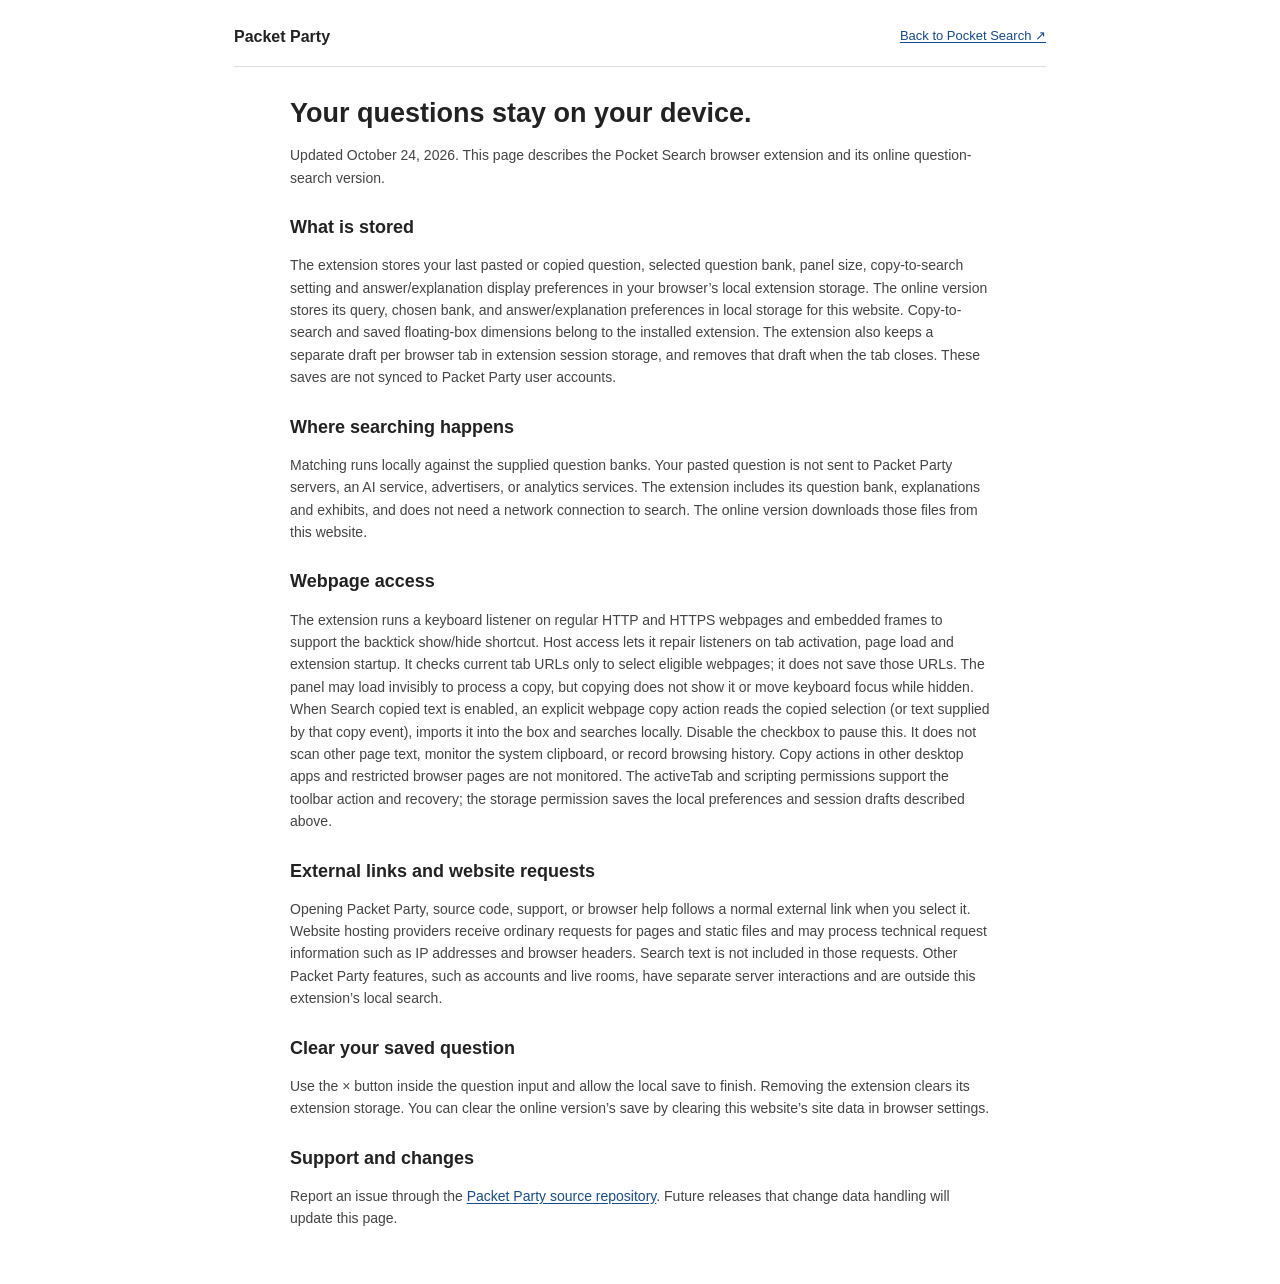
<file: extension-privacy.html>
<!doctype html>
<html lang="en"><head><meta charset="utf-8"><meta name="viewport" content="width=device-width,initial-scale=1"><title>Pocket Search privacy · Packet Party</title><link rel="icon" href="icons/icon-192.png"><link rel="stylesheet" href="extension-download.css"></head><body><main><nav><a class="brand" href="/">Packet Party</a><a href="/get-extension">Back to Pocket Search ↗</a></nav><article class="privacy"><p class="eyebrow">POCKET SEARCH / PRIVACY</p><h1>Your questions stay on your device.</h1><p>Updated October 24, 2026. This page describes the Pocket Search browser extension and its online question-search version.</p><h2>What is stored</h2><p>The extension stores your last pasted or copied question, selected question bank, panel size, copy-to-search setting and answer/explanation display preferences in your browser’s local extension storage. The online version stores its query, chosen bank, and answer/explanation preferences in local storage for this website. Copy-to-search and saved floating-box dimensions belong to the installed extension. The extension also keeps a separate draft per browser tab in extension session storage, and removes that draft when the tab closes. These saves are not synced to Packet Party user accounts.</p><h2>Where searching happens</h2><p>Matching runs locally against the supplied question banks. Your pasted question is not sent to Packet Party servers, an AI service, advertisers, or analytics services. The extension includes its question bank, explanations and exhibits, and does not need a network connection to search. The online version downloads those files from this website.</p><h2>Webpage access</h2><p>The extension runs a keyboard listener on regular HTTP and HTTPS webpages and embedded frames to support the backtick show/hide shortcut. Host access lets it repair listeners on tab activation, page load and extension startup. It checks current tab URLs only to select eligible webpages; it does not save those URLs. The panel may load invisibly to process a copy, but copying does not show it or move keyboard focus while hidden. When Search copied text is enabled, an explicit webpage copy action reads the copied selection (or text supplied by that copy event), imports it into the box and searches locally. Disable the checkbox to pause this. It does not scan other page text, monitor the system clipboard, or record browsing history. Copy actions in other desktop apps and restricted browser pages are not monitored. The activeTab and scripting permissions support the toolbar action and recovery; the storage permission saves the local preferences and session drafts described above.</p><h2>External links and website requests</h2><p>Opening Packet Party, source code, support, or browser help follows a normal external link when you select it. Website hosting providers receive ordinary requests for pages and static files and may process technical request information such as IP addresses and browser headers. Search text is not included in those requests. Other Packet Party features, such as accounts and live rooms, have separate server interactions and are outside this extension’s local search.</p><h2>Clear your saved question</h2><p>Use the × button inside the question input and allow the local save to finish. Removing the extension clears its extension storage. You can clear the online version’s save by clearing this website’s site data in browser settings.</p><h2>Support and changes</h2><p>Report an issue through the <a href="https://github.com/Angelowww11/REVIEWERS_HAVEFUN/issues" target="_blank" rel="noopener noreferrer">Packet Party source repository</a>. Future releases that change data handling will update this page.</p></article></main></body></html>
</file>
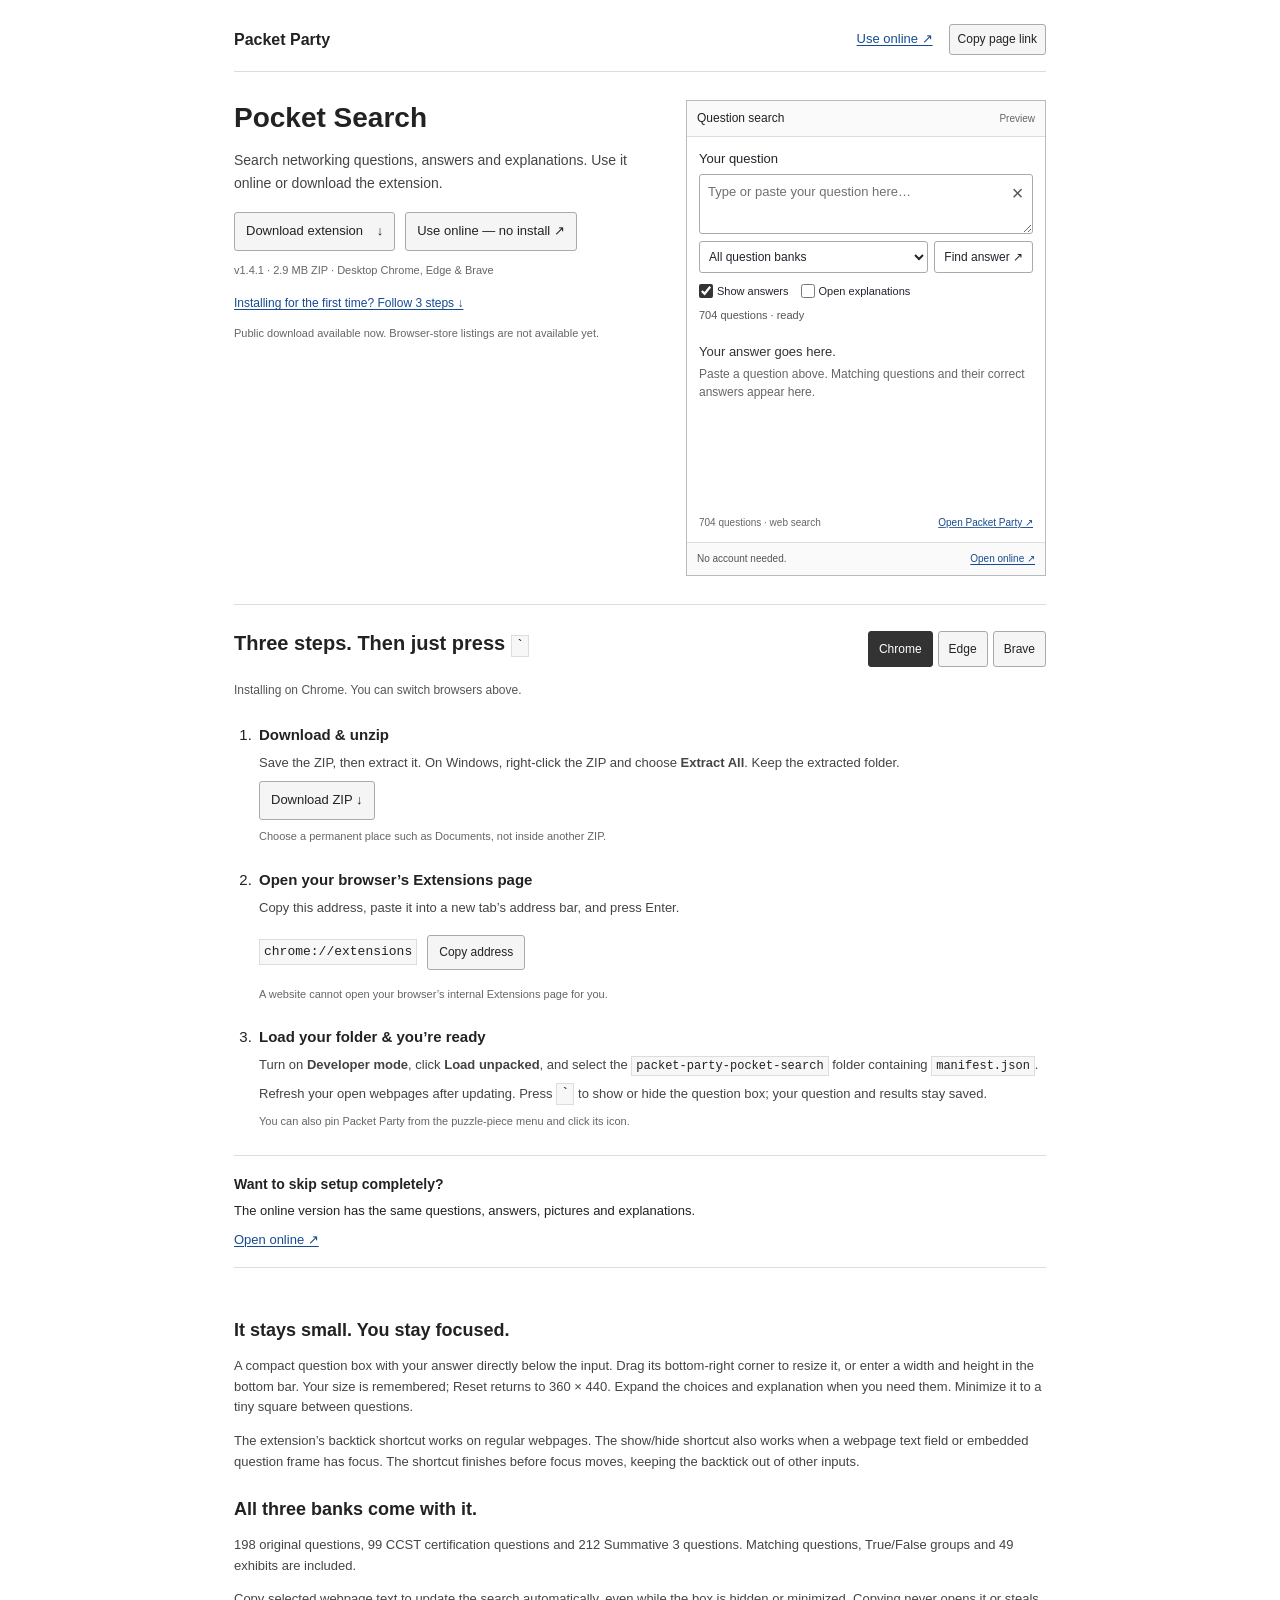
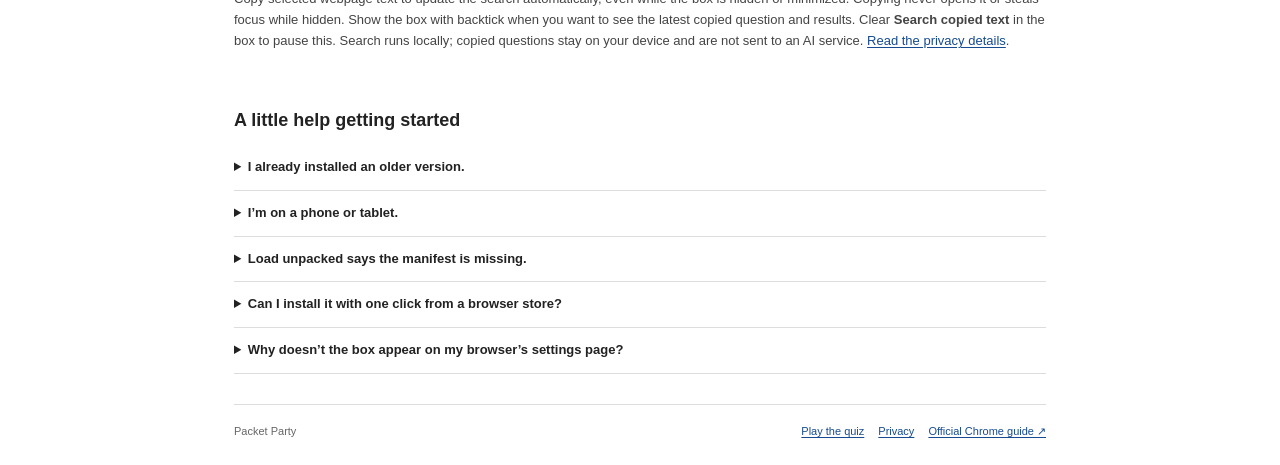
<file: extension.html>
<!doctype html>
<html lang="en"><head><meta charset="utf-8"><meta name="viewport" content="width=device-width,initial-scale=1"><meta name="theme-color" content="#ffffff"><meta name="description" content="Get Packet Party Pocket Search for Chrome, Edge and Brave, or search 704 networking questions online without installing anything."><meta property="og:title" content="Packet Party · Your question bank, anywhere"><meta property="og:description" content="Search online instantly, or download the floating question box for Chrome, Edge and Brave."><title>Get Pocket Search · Packet Party</title><link rel="icon" href="icons/icon-192.png"><link rel="stylesheet" href="extension-download.css"><script src="extension-download.js" defer></script></head>
<body><main><nav><a class="brand" href="/">Packet Party</a><div><a href="/pocket">Use online ↗</a><button type="button" id="shareButton" class="text-button">Copy page link</button></div></nav>
<section class="hero"><div class="intro"><p class="eyebrow">POCKET SEARCH / FREE FOR EVERYONE</p><h1>Pocket Search</h1><p class="lede">Search networking questions, answers and explanations. Use it online or download the extension.</p><div class="hero-actions"><a class="download" id="downloadButton" href="downloads/packet-party-pocket-search.zip" download>Download extension <span aria-hidden="true">↓</span></a><a class="try-button" href="/pocket">Use online — no install ↗</a></div><p class="download-note">v<span data-release-version>1.4.1</span> · <span id="downloadSize">2.9 MB ZIP</span> · Desktop Chrome, Edge & Brave</p><a class="setup-link" href="#setup">Installing for the first time? Follow 3 steps ↓</a><div class="facts"><span>704 questions</span><span>4 banks</span><span>Extension works offline</span></div><p class="availability">Public download available now. Browser-store listings are not available yet.</p></div>
<div class="live-demo"><div class="demo-head"><span>Question search</span><span class="demo-live">Preview</span></div><iframe src="extension/panel.html?web=1" title="Try Pocket Search: enter a question and see its answer" loading="lazy"></iframe><div class="demo-foot"><span>No account needed.</span><a href="/pocket">Open online ↗</a></div></div></section>
<section class="install" id="setup" aria-labelledby="installTitle"><div class="section-heading"><div><p class="eyebrow">ONE-TIME SETUP</p><h2 id="installTitle">Three steps. Then just press <kbd>`</kbd></h2></div><div class="browser-picker" role="group" aria-label="Choose your browser"><button type="button" data-browser="chrome" aria-pressed="true">Chrome</button><button type="button" data-browser="edge" aria-pressed="false">Edge</button><button type="button" data-browser="brave" aria-pressed="false">Brave</button></div></div><p class="install-intro" id="browserIntro">Installing on Chrome. You can switch browsers above.</p>
<ol class="steps"><li><span class="step-number">01</span><div><h3>Download & unzip</h3><p>Save the ZIP, then extract it. <span id="extractHelp">On Windows, right-click the ZIP and choose <b>Extract All</b>.</span> Keep the extracted folder.</p><a class="small-action" href="downloads/packet-party-pocket-search.zip" download data-download>Download ZIP ↓</a><p class="hint">Choose a permanent place such as Documents, not inside another ZIP.</p></div></li>
<li><span class="step-number">02</span><div><h3>Open your browser’s Extensions page</h3><p>Copy this address, paste it into a new tab’s address bar, and press Enter.</p><div class="copy-address"><code id="extensionsAddress">chrome://extensions</code><button type="button" id="copyAddress">Copy address</button></div><p class="hint">A website cannot open your browser’s internal Extensions page for you.</p></div></li>
<li><span class="step-number">03</span><div><h3>Load your folder & you’re ready</h3><p>Turn on <b>Developer mode</b>, click <b>Load unpacked</b>, and select the <code>packet-party-pocket-search</code> folder containing <code>manifest.json</code>.</p><div class="install-visual" aria-label="Developer mode on, then Load unpacked"><span>Developer mode <i aria-hidden="true"></i></span><span aria-hidden="true">→</span><b>Load unpacked</b></div><p>Refresh your open webpages after updating. Press <kbd>`</kbd> to show or hide the question box; your question and results stay saved.</p><p class="hint">You can also pin Packet Party from the puzzle-piece menu and click its icon.</p></div></li></ol>
<div class="easy-alternative"><span aria-hidden="true">✦</span><div><strong>Want to skip setup completely?</strong><p>The online version has the same questions, answers, pictures and explanations.</p></div><a href="/pocket">Open online ↗</a></div></section>
<section class="details"><article><h2>It stays small. You stay focused.</h2><p>A compact question box with your answer directly below the input. Drag its bottom-right corner to resize it, or enter a width and height in the bottom bar. Your size is remembered; Reset returns to 360 × 440. Expand the choices and explanation when you need them. Minimize it to a tiny square between questions.</p><p>The extension’s backtick shortcut works on regular webpages. The show/hide shortcut also works when a webpage text field or embedded question frame has focus. The shortcut finishes before focus moves, keeping the backtick out of other inputs.</p></article><article><h2>All three banks come with it.</h2><p>198 original questions, 99 CCST certification questions and 212 Summative 3 questions. Matching questions, True/False groups and 49 exhibits are included.</p><p>Copy selected webpage text to update the search automatically, even while the box is hidden or minimized. Copying never opens it or steals focus while hidden. Show the box with backtick when you want to see the latest copied question and results. Clear <b>Search copied text</b> in the box to pause this. Search runs locally; copied questions stay on your device and are not sent to an AI service. <a href="extension-privacy.html">Read the privacy details</a>.</p></article></section>
<section class="help" aria-labelledby="helpTitle"><h2 id="helpTitle">A little help getting started</h2><details><summary>I already installed an older version.</summary><p>Download the latest ZIP and extract it over the files in your existing extension folder. Open your browser’s Extensions page and click <b>Reload</b> on Packet Party. If your browser asks you to approve new site access, review it to enable the webpage shortcut. Refresh open webpages afterward.</p></details><details><summary>I’m on a phone or tablet.</summary><p>Use <a href="/pocket">Pocket Search online</a>. The downloadable extension is for desktop Chrome, Edge and Brave. Packet Party’s quiz app can also be added to your home screen.</p></details><details><summary>Load unpacked says the manifest is missing.</summary><p>Extract the ZIP first. Select the <code>packet-party-pocket-search</code> folder that directly contains <code>manifest.json</code>. Selecting the ZIP or the folder above it will not work.</p></details><details><summary>Can I install it with one click from a browser store?</summary><p>There is no Chrome Web Store or Edge Add-ons listing yet. The ZIP installs through Developer mode using the steps above. The online version works immediately without installation.</p></details><details><summary>Why doesn’t the box appear on my browser’s settings page?</summary><p>Browser settings, store pages and some built-in viewers do not allow webpage extensions. On those pages, click Packet Party’s toolbar icon to use its small separate search window.</p></details></section>
<footer><span>Packet Party</span><div><a href="/">Play the quiz</a><a href="extension-privacy.html">Privacy</a><a id="browserHelp" href="https://developer.chrome.com/docs/extensions/get-started/tutorial/hello-world#load-unpacked" target="_blank" rel="noopener noreferrer">Official Chrome guide ↗</a></div></footer>
<p id="pageStatus" class="page-status" role="status" aria-live="polite" hidden></p>
</main></body></html>
</file>
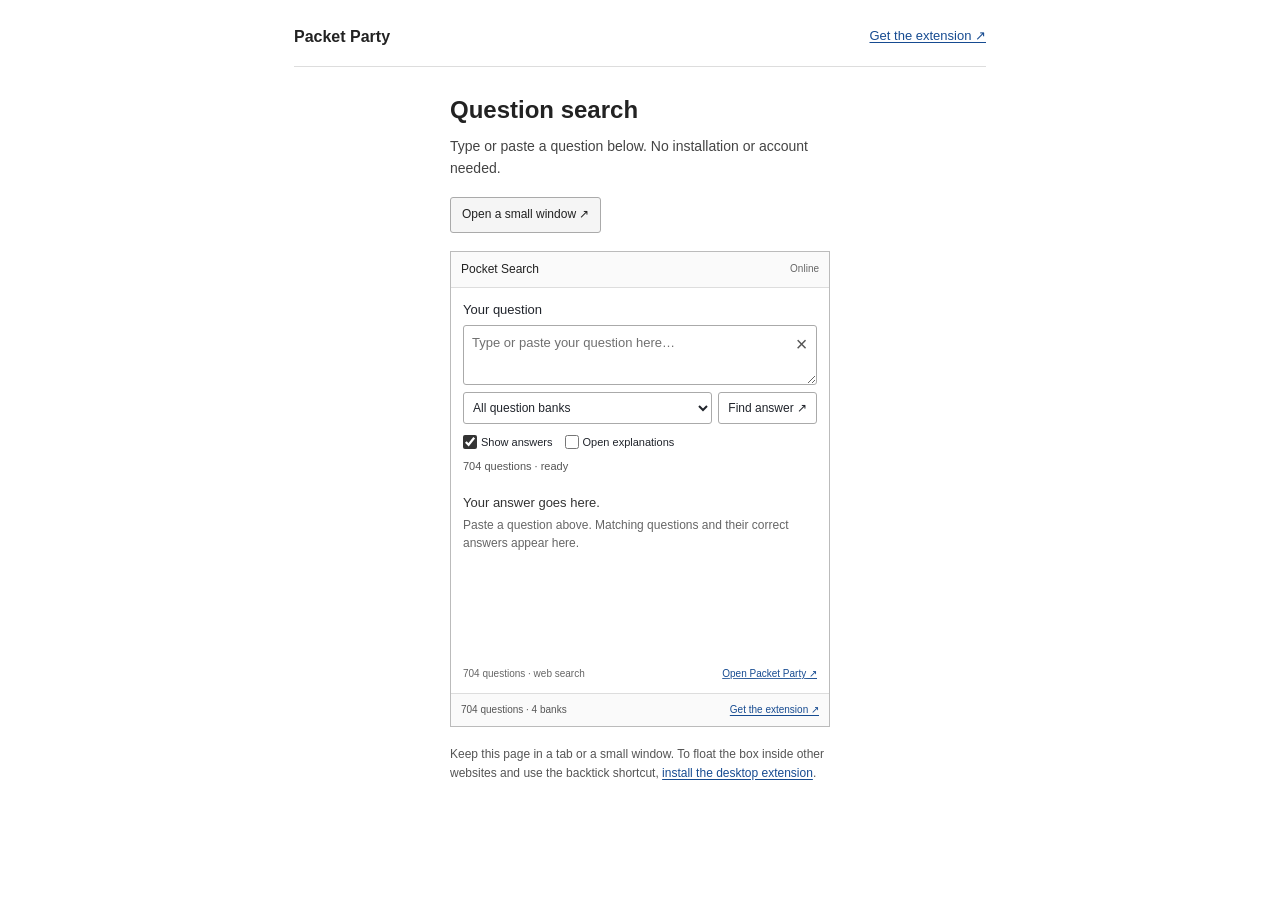
<file: pocket.html>
<!doctype html>
<html lang="en"><head><meta charset="utf-8"><meta name="viewport" content="width=device-width,initial-scale=1"><meta name="theme-color" content="#ffffff"><meta name="description" content="Search 704 Packet Party networking questions, answers and explanations online. No account or extension installation needed."><title>Pocket Search online · Packet Party</title><link rel="icon" href="icons/icon-192.png"><link rel="stylesheet" href="extension-download.css"><script src="extension-download.js" defer></script><style>.compact-web-window main{padding:10px;max-width:400px}.compact-web-window nav,.compact-web-window .pocket-note{display:none}.compact-web-window .live-demo{margin:0 auto;max-width:380px}.compact-web-window .live-demo iframe{height:calc(100dvh - 94px);min-height:200px}</style></head>
<body class="pocket-page"><main><nav><a class="brand" href="/">Packet Party</a><a href="/get-extension">Get the extension ↗</a></nav><header class="pocket-header" id="pocketHeader"><p class="eyebrow">POCKET SEARCH / ONLINE</p><h1>Question search</h1><p class="lede">Type or paste a question below. No installation or account needed.</p><button type="button" class="window-button" id="openWindow">Open a small window ↗</button></header><section class="live-demo" aria-label="Online question search"><div class="demo-head"><span>Pocket Search</span><span class="demo-live">Online</span></div><iframe src="extension/panel.html?web=1" title="Enter your question and find its answer"></iframe><div class="demo-foot"><span>704 questions · 4 banks</span><a href="/get-extension">Get the extension ↗</a></div></section><p class="pocket-note">Keep this page in a tab or a small window. To float the box inside other websites and use the backtick shortcut, <a href="/get-extension">install the desktop extension</a>.</p><p id="pageStatus" class="page-status" role="status" aria-live="polite" hidden></p></main></body></html>
</file>
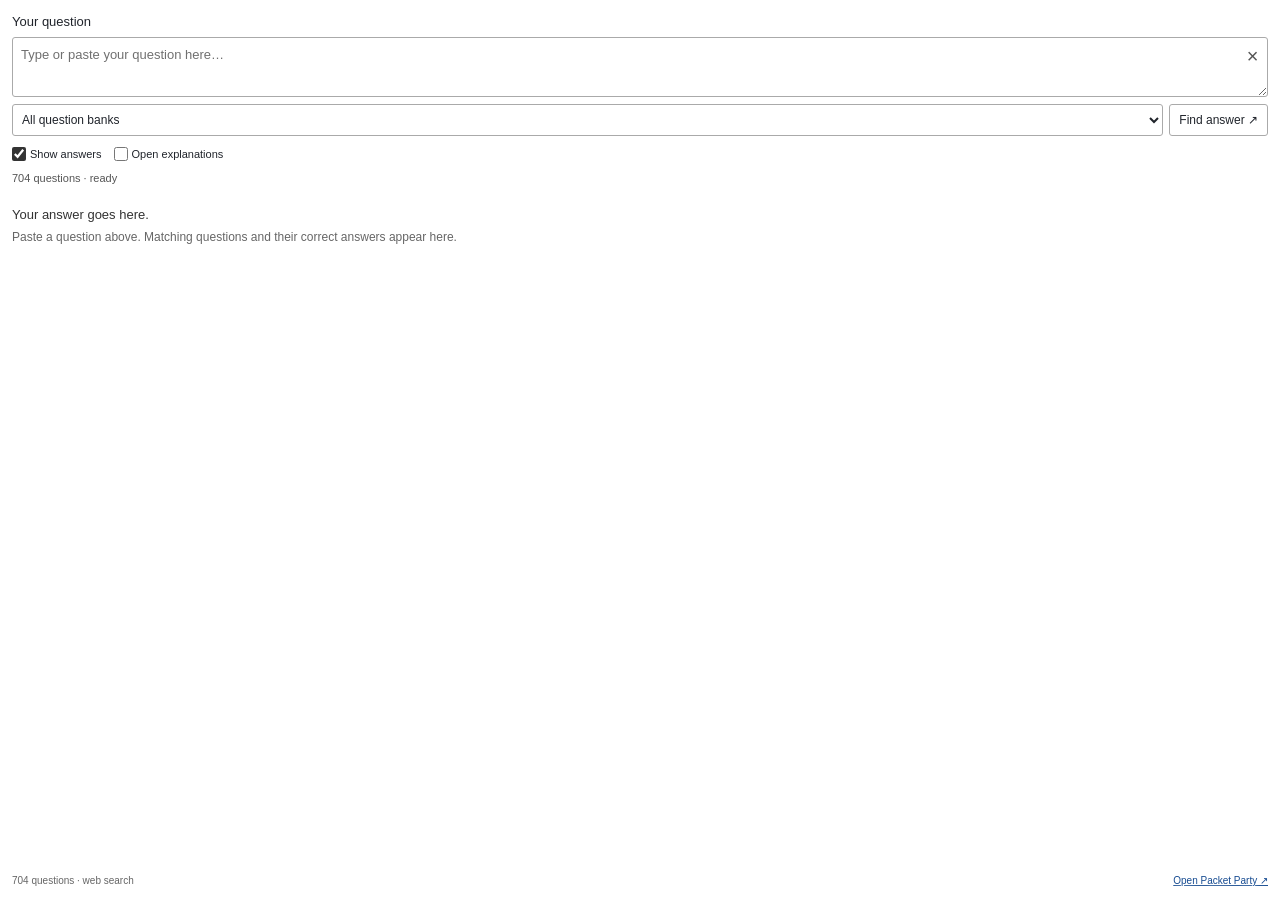
<file: extension/panel.html>
<!doctype html>
<html lang="en"><head><meta charset="utf-8"><meta name="viewport" content="width=device-width,initial-scale=1"><title>Packet Party — Pocket search</title><link rel="stylesheet" href="panel.css"><script src="hotkey.js" defer></script><script src="search-match.js" defer></script><script src="panel.js" defer></script></head>
<body style="font:inherit"><main>
  <form id="searchForm" role="search"><label for="query">Your question</label><div class="query-wrap"><textarea id="query" rows="2" maxlength="10000" placeholder="Type or paste your question here…" spellcheck="false"></textarea><button id="clear" type="button" aria-label="Clear question" title="Clear">×</button></div>
    <div class="filters"><select id="deck" aria-label="Question bank"><option value="all">All question banks</option><option value="pools">Original pools · 198</option><option value="ccst">CCST certification · 99</option><option value="summative3">Summative 3 · 212</option><option value="summative4">Summative 4</option></select><button class="search-button" type="submit">Find answer ↗</button></div>
  </form>
  <div class="preferences"><label><input type="checkbox" id="answers" checked> Show answers</label><label><input type="checkbox" id="explanations"> Open explanations</label><label id="autoCopyLabel" title="Update the question from copied webpage text, even while hidden; never opens the box automatically" hidden><input type="checkbox" id="autoCopy" checked> Search copied text</label></div>
  <p class="status" id="status" role="status" aria-live="polite">Loading your question banks…</p>
  <div class="result-scroll" id="resultScroll"><section id="results" aria-label="Matching questions"></section>
  <button type="button" class="more" id="more" hidden>Show more matches</button>
  </div>
  <footer><span id="bankCount">Offline search</span><a href="https://packet-party-angelowww11s-projects.vercel.app/" target="_blank" rel="noopener noreferrer">Open Packet Party ↗</a></footer>
</main></body></html>
</file>
<file: extension-download.css>
:root{color-scheme:light;font:15px/1.6 Arial,Helvetica,sans-serif;color:#222;background:#fff}*{box-sizing:border-box}body{margin:0;font:inherit;background:#fff}main{max-width:860px;margin:auto;padding:24px}a{color:#164b91;text-underline-offset:2px}button{font:inherit;cursor:pointer;color:#222;background:#f5f5f5;border:1px solid #aaa;border-radius:3px;padding:7px 11px}button:hover{background:#eaeaea}a:focus-visible,button:focus-visible,summary:focus-visible{outline:2px solid #333;outline-offset:3px}nav{display:flex;justify-content:space-between;gap:18px;align-items:center;padding-bottom:16px;border-bottom:1px solid #ddd;font-size:13px}nav>div{display:flex;align-items:center;gap:16px}.brand{font-size:16px;font-weight:600;color:#222;text-decoration:none}.brand span{color:inherit}.text-button{font-size:12px;padding:5px 8px}.hero{padding:28px 0;display:grid;grid-template-columns:minmax(0,1fr) 360px;gap:26px;align-items:start}.eyebrow,.facts,.satellite{display:none}h1{font-size:28px;line-height:1.25;letter-spacing:normal;margin:0 0 14px}h1 em{font-style:normal;color:inherit}.lede{font-size:14px;max-width:440px;color:#444;margin:0 0 18px}.hero-actions{display:flex;flex-wrap:wrap;gap:10px;align-items:center}.download,.try-button,.small-action{display:inline-block;padding:8px 11px;border:1px solid #aaa;border-radius:3px;background:#f5f5f5;color:#222;text-decoration:none;font-size:13px}.download:hover,.try-button:hover,.small-action:hover{background:#eaeaea}.download span{margin-left:10px}.download-note,.availability{font-size:11px;color:#666;margin:11px 0}.setup-link{font-size:12px}.live-demo{width:100%;max-width:380px;border:1px solid #bbb;background:#fff}.demo-head,.demo-foot{display:flex;justify-content:space-between;align-items:center;gap:10px;padding:8px 10px;font-size:12px;background:#fafafa}.demo-head{border-bottom:1px solid #ddd}.demo-foot{border-top:1px solid #ddd;font-size:10px;color:#555}.demo-live{font-size:10px;color:#666}.live-demo iframe{display:block;width:100%;height:405px;border:0;background:#fff}h2{font-size:20px;line-height:1.4;margin:0 0 12px}h3{font-size:15px;line-height:1.4;margin:0 0 8px}.install{border-top:1px solid #ddd;padding-top:24px;scroll-margin-top:18px}.section-heading{display:flex;flex-wrap:wrap;gap:12px 20px;align-items:center;justify-content:space-between}.browser-picker{display:flex;gap:5px}.browser-picker button{font-size:12px;min-height:36px;padding:6px 10px}.browser-picker [aria-pressed=true]{color:#fff;background:#333;border-color:#333}.install-intro{font-size:12px;color:#555;margin:12px 0}.steps{padding-left:22px;margin:22px 0;display:block}.steps li{padding-left:3px;margin-bottom:22px}.step-number{display:none}.steps p{font-size:13px;color:#444;margin:8px 0}.steps .hint{font-size:11px;color:#666}.copy-address{display:flex;flex-wrap:wrap;gap:10px;align-items:center;padding:8px 0}.copy-address code{font-size:13px}.copy-address button{font-size:12px}.install-visual{display:none}code,kbd{font:12px/1.5 ui-monospace,Consolas,monospace;padding:2px 4px;border:1px solid #ddd;background:#f7f7f7;color:#222;overflow-wrap:anywhere}kbd{font-size:14px}.easy-alternative{padding:16px 0;border-top:1px solid #ddd;border-bottom:1px solid #ddd;margin:24px 0}.easy-alternative>span{display:none}.easy-alternative strong{font-size:14px}.easy-alternative p{font-size:13px;margin:5px 0}.easy-alternative>a{font-size:13px}.details{display:block;padding:8px 0}.details article{margin:18px 0 24px}.details h2{font-size:18px}.details p{font-size:13px;color:#444}.help{margin-top:24px}.help h2{font-size:18px}.help details{padding:12px 0;border-bottom:1px solid #ddd}.help summary{font-size:13px;font-weight:600;cursor:pointer}.help p{font-size:13px;color:#444;margin-bottom:0}footer{display:flex;flex-wrap:wrap;gap:12px 24px;justify-content:space-between;padding:18px 0 0;border-top:1px solid #ddd;margin-top:30px;font-size:11px;color:#666}footer div{display:flex;gap:14px;flex-wrap:wrap}.page-status{position:fixed;bottom:16px;left:50%;transform:translateX(-50%);max-width:calc(100vw - 24px);background:#fff;color:#222;border:1px solid #aaa;border-radius:3px;padding:10px 14px;font-size:12px;z-index:5}[hidden]{display:none!important}.pocket-page main{max-width:740px}.pocket-page .pocket-header{max-width:380px;margin:28px auto 18px}.pocket-page h1{font-size:24px;margin:0 0 10px}.pocket-page .live-demo{max-width:380px;margin:18px auto}.pocket-page .pocket-note{max-width:380px;margin:16px auto;font-size:12px;color:#555}.pocket-page .window-button{font-size:12px}.privacy{max-width:700px;margin:30px auto}.privacy h1{font-size:27px}.privacy h2{font-size:18px;margin-top:26px}.privacy p{font-size:14px;color:#444}
@media(max-width:700px){main{padding:18px}.hero{grid-template-columns:1fr;gap:24px}.hero .live-demo{justify-self:start;max-width:380px}.hero .intro{max-width:480px}nav{align-items:start}nav>div{gap:8px;align-items:end;flex-direction:column}.section-heading{align-items:start;flex-direction:column}.browser-picker button,.copy-address button{min-height:40px}h1{font-size:25px}.pocket-page .pocket-header{margin-top:24px}}
</file>
<file: extension/panel.css>
:root{color-scheme:light;font:14px/1.5 Arial,Helvetica,sans-serif;color:#222;background:#fff}
*{box-sizing:border-box}html,body{height:100%;overflow:hidden}body{margin:0;font:inherit;background:#fff}main{height:100dvh;margin:0;padding:12px;display:flex;flex-direction:column;overflow:hidden}form,.preferences,.status,footer{flex:none}
button,textarea,select{font:inherit;color:inherit}button,select,summary{cursor:pointer}button{background:#f5f5f5;border:1px solid #aaa;border-radius:3px;padding:6px 9px}button:hover{background:#eaeaea}button:focus-visible,textarea:focus-visible,select:focus-visible,summary:focus-visible,a:focus-visible{outline:2px solid #333;outline-offset:2px}label{display:block;font-size:13px;font-weight:600}
.query-wrap{position:relative}textarea{display:block;width:100%;min-height:60px;max-height:100px;resize:vertical;padding:8px 30px 8px 8px;border:1px solid #aaa;border-radius:3px;background:#fff;font-size:13px;line-height:1.4;margin-top:5px}textarea::placeholder{color:#707070}#clear{position:absolute;right:3px;top:4px;border:0;background:transparent;color:#555;width:25px;height:28px;padding:0;font-size:20px}#clear:hover{background:#eee}.filters{display:flex;gap:6px;margin-top:7px}select{min-width:0;flex:1;padding:6px 5px;font-size:12px;background:#fff;border:1px solid #aaa;border-radius:3px}.search-button{font-size:12px;white-space:nowrap}
.preferences{display:flex;flex-wrap:wrap;gap:8px 12px;margin:10px 0 0}.preferences label{display:flex;align-items:center;gap:4px;font-size:11px;font-weight:400}input[type=checkbox]{accent-color:#333;width:14px;height:14px;margin:0}.status{font-size:11px;color:#555;margin:8px 0;overflow-wrap:anywhere}.result-scroll{flex:1;min-height:0;overflow:auto;overscroll-behavior:contain;scrollbar-width:thin;scrollbar-color:#bbb #fff}.result{padding:11px 0;margin:0;border-top:1px solid #ddd;background:#fff}.meta{display:flex;flex-wrap:wrap;gap:4px 8px;font-size:10px;color:#666}.prompt{font-size:13px;line-height:1.5;font-weight:600;margin:8px 0;overflow-wrap:anywhere}.exhibit{display:block;width:100%;max-height:180px;object-fit:contain;background:#fff;margin:9px 0;border:1px solid #eee}
.choices{list-style:none;padding:0;margin:6px 0}.choice{display:flex;gap:8px;align-items:baseline;padding:7px;border:1px solid #ddd;margin:5px 0;font-size:12px;overflow-wrap:anywhere}.choice b{font-size:11px;color:#555;flex:none}.choice.correct{border:2px solid #333;background:#f5f5f5;font-weight:600}.correct-tag{display:block;font-size:10px;margin-top:4px;font-weight:600}.answer-summary{border:1px solid #bbb;background:#f7f7f7;padding:8px;font-size:13px;overflow-wrap:anywhere}.answer-summary p{margin:4px 0 0;font-weight:700}.answer-summary strong{font-size:11px}.reveal{background:transparent;border:0;color:#164b91;text-decoration:underline;padding:5px 0;font-size:11px}.reveal:hover{background:transparent;color:#123864}.choice-details{font-size:12px;margin:7px 0;color:#444}.choice-details>summary{padding:3px 0}.explanation{padding-top:2px;margin-top:4px;font-size:12px}.explanation summary{font-size:12px;font-weight:600;padding:4px 0}.explanation p{margin:9px 0;line-height:1.65;white-space:pre-line;overflow-wrap:anywhere}.note{padding:8px;background:#f7f7f7;border:1px solid #ddd;font-size:11px}.group-row{padding:8px 0;border-bottom:1px solid #eee;font-size:12px}.group-row .verdict{display:block;margin-top:4px;font-weight:700}.more{padding:7px;width:100%;font-size:12px;margin-top:8px}footer{display:flex;flex-wrap:wrap;gap:4px 8px;justify-content:space-between;font-size:10px;color:#666;padding:8px 0 0;border-top:1px solid #eee}a{color:#164b91}.empty{padding:10px 0;font-size:12px;color:#666}.empty strong{display:block;color:#333;font-size:13px;margin-bottom:4px}[hidden]{display:none!important}
@media(max-width:300px){main{padding:8px}.filters{flex-wrap:wrap}.search-button{flex:1}}

/* The webpage shows through the entire search surface; only text and controls remain. */
:root,html,body,main,.result,.answer-summary,.choice,.choice.correct,.note,.exhibit,
button,button:hover,textarea,select,#clear:hover{background:transparent}
:root{font-family:"Segoe UI",Arial,sans-serif;font-weight:300;color:#20242b}
body{font-weight:300;text-shadow:0 0 2px #fff,0 0 5px #fff,0 0 8px #ffffffc0}
button,textarea,select{font-weight:300;text-shadow:inherit}
.prompt,label,.answer-summary p,.answer-summary strong,.choice.correct,.correct-tag,
.explanation summary,.group-row .verdict,.empty strong,b,strong{font-weight:400}
.answer-summary,.choice,.choice.correct,.result,.exhibit,.note,footer,.group-row{border:0}
.answer-summary{padding:8px 0}.choice.correct{padding-left:7px}
.result{margin-bottom:12px}.result-scroll{scrollbar-color:#7776 transparent}
select option{background:#fff;color:#222;text-shadow:none}
body.light-ink{color:#f5f7fa;text-shadow:0 1px 2px #000,0 0 3px #000}
.light-ink :is(.status,.meta,.choice b,.choice-details,footer,.empty,.empty strong,a,.reveal,#clear){color:#edf2f8}
.light-ink textarea::placeholder{color:#d7dfe9}
.light-ink button,.light-ink textarea,.light-ink select{border-color:#cbd5e17a}
</file>
